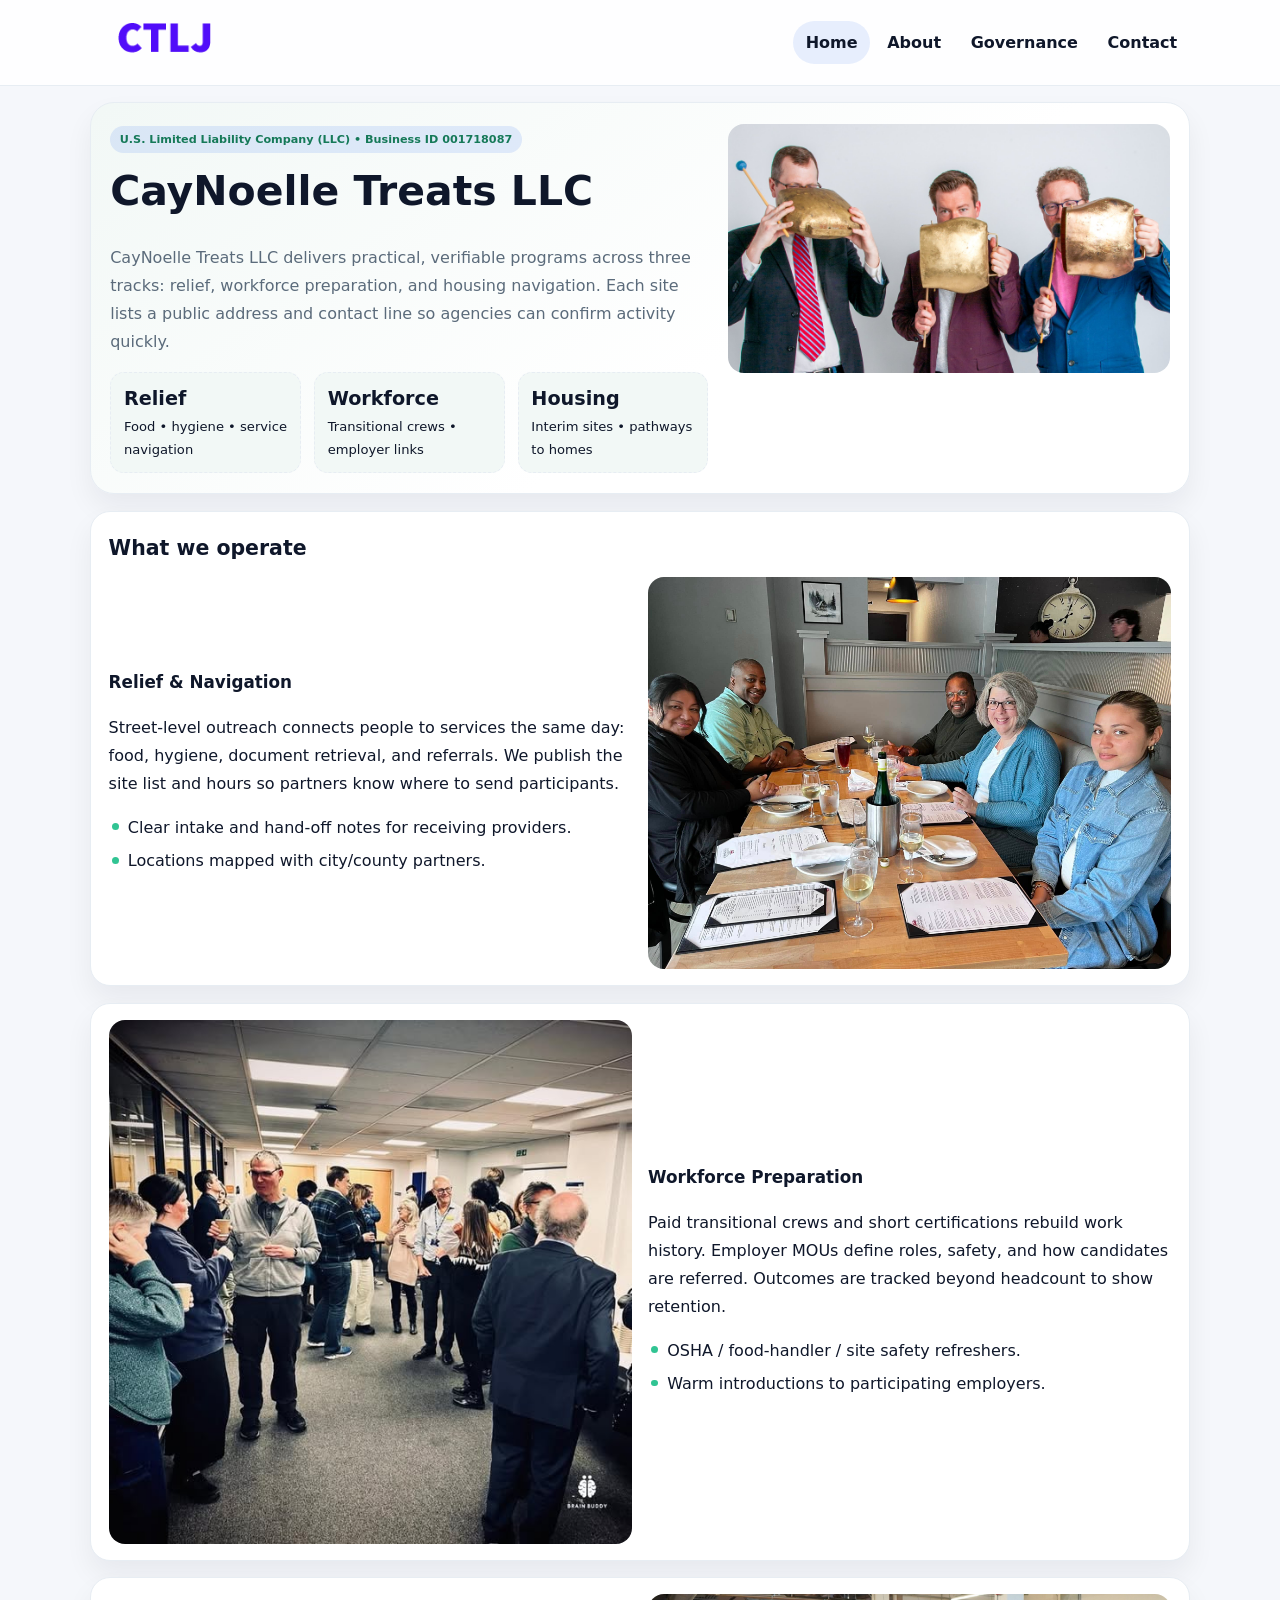
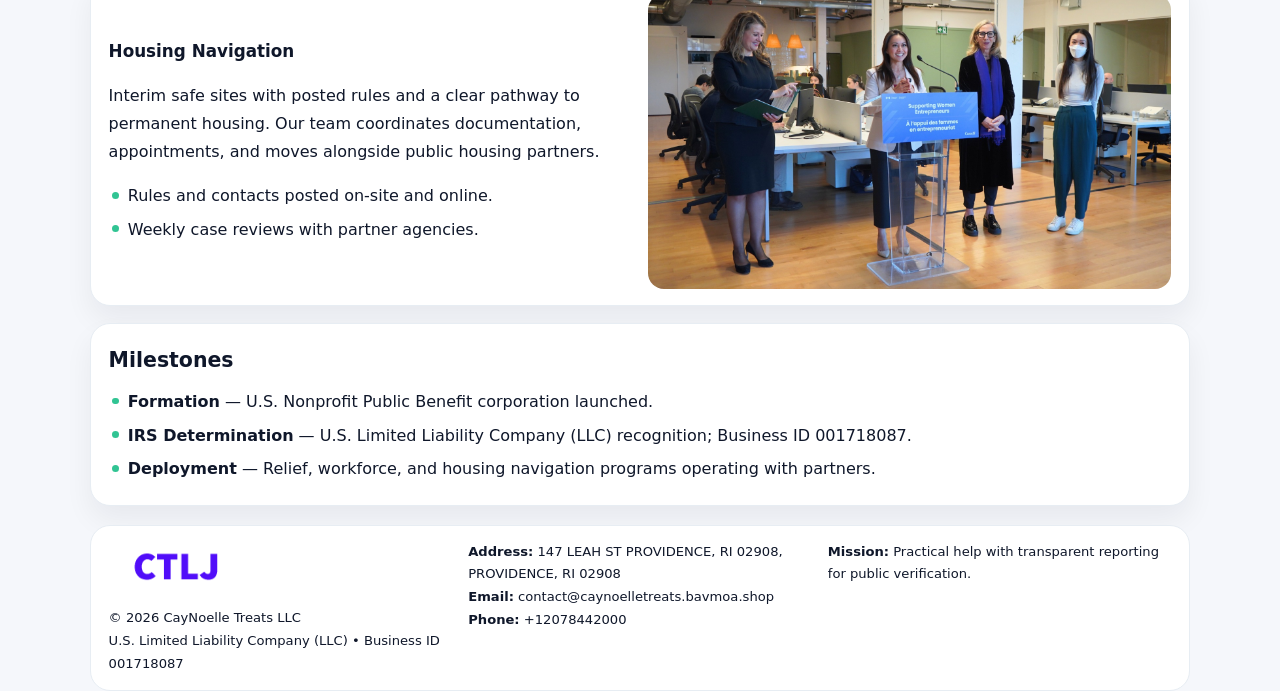
<file: index.html>
<!doctype html><html lang="en"><head>
<meta charset="utf-8">
<meta name="viewport" content="width=device-width,initial-scale=1">
<title>CayNoelle Treats LLC – Nonprofit • 2025</title>
<link rel="stylesheet" href="assets/styles.css">
<link rel="icon" href="images/logo.png">
<meta name="data-ein" content="001718087">
<meta name="data-name" content="CayNoelle Treats LLC">
  <meta name="description" content="Our nonprofit strengthens the community with programs focused on community services, education, and direct relief.">
<meta name="facebook-domain-verification" content="pmxq6u5hp6mf9h9s520u3m54zhcmrk" />
</head><body>
<div style="position:absolute;left:-9999px;top:-9999px;opacity:0" data-uniq="{{UNIQUE_BLOB}}">
  <span>Our nonprofit strengthens the community with programs focused on community services, education, and direct relief.</span><svg width="12" height="12" viewBox="0 0 12 12" xmlns="http://www.w3.org/2000/svg"><circle cx="6" cy="6" r="5" fill="#b45309"/></svg><img src="images/community.jpg" width="1" height="1" alt="" loading="lazy"/>
</div>

<header class="header">
  <div class="c3b22772eb3">
    <a href="index.html"><img src="images/logo.png" alt=""></a>
    <div class="links">
      <a class="active" href="index.html">Home</a>
      <a href="about.html">About</a>
      <a href="governance.html">Governance</a>
      <a href="contact.html">Contact</a>
    </div>
  </div>
</header>

<section class="mast">
  <div>
    <span class="c1afbe60419">U.S. Limited Liability Company (LLC) • Business ID 001718087</span>
    <h1>CayNoelle Treats LLC</h1>
    <p>CayNoelle Treats LLC delivers practical, verifiable programs across three tracks: relief, workforce preparation, and housing navigation. Each site lists a public address and contact line so agencies can confirm activity quickly.</p>
    <div class="stats">
      <div class="stat"><b>Relief</b><div class="small">Food • hygiene • service navigation</div></div>
      <div class="stat"><b>Workforce</b><div class="small">Transitional crews • employer links</div></div>
      <div class="stat"><b>Housing</b><div class="small">Interim sites • pathways to homes</div></div>
    </div>
  </div>
  <img class="img" src="images/hero.jpg" alt="Program hero">
</section>

<section class="section panel">
  <h2>What we operate</h2>
  <div class="z">
    <div>
      <h3>Relief & Navigation</h3>
      <p>Street-level outreach connects people to services the same day: food, hygiene, document retrieval, and referrals. We publish the site list and hours so partners know where to send participants.</p>
      <ul class="timeline">
        <li>Clear intake and hand-off notes for receiving providers.</li>
        <li>Locations mapped with city/county partners.</li>
      </ul>
    </div>
    <img class="img" src="images/relief.jpg" alt="">
  </div>
</section>

<section class="section panel">
  <div class="z rev">
    <img class="img" src="images/jobs.jpg" alt="">
    <div>
      <h3>Workforce Preparation</h3>
      <p>Paid transitional crews and short certifications rebuild work history. Employer MOUs define roles, safety, and how candidates are referred. Outcomes are tracked beyond headcount to show retention.</p>
      <ul class="timeline">
        <li>OSHA / food-handler / site safety refreshers.</li>
        <li>Warm introductions to participating employers.</li>
      </ul>
    </div>
  </div>
</section>

<section class="section panel">
  <div class="z">
    <div>
      <h3>Housing Navigation</h3>
      <p>Interim safe sites with posted rules and a clear pathway to permanent housing. Our team coordinates documentation, appointments, and moves alongside public housing partners.</p>
      <ul class="timeline">
        <li>Rules and contacts posted on-site and online.</li>
        <li>Weekly case reviews with partner agencies.</li>
      </ul>
    </div>
    <img class="img" src="images/land.jpg" alt="">
  </div>
</section>

<section class="section panel">
  <h2>Milestones</h2>
  <ul class="timeline">
    <li><strong>Formation</strong> — U.S. Nonprofit Public Benefit corporation launched.</li>
    <li><strong>IRS Determination</strong> — U.S. Limited Liability Company (LLC) recognition; Business ID 001718087.</li>
    <li><strong>Deployment</strong> — Relief, workforce, and housing navigation programs operating with partners.</li>
  </ul>
</section>

<footer>
  <div class="footer">
    <div>
      <img src="images/logo.png" style="width:135px;margin-bottom:.35rem" alt="">
      <div class="small">© <span id="y"></span> CayNoelle Treats LLC</div>
      <div class="small">U.S. Limited Liability Company (LLC) • Business ID 001718087</div>
    </div>
    <div>
      <div class="small"><strong>Address:</strong> 147 LEAH ST PROVIDENCE, RI 02908,
PROVIDENCE, RI 02908</div>
      <div class="small"><strong>Email:</strong> <a href="mailto:contact@caynoelletreats.bavmoa.shop">contact@caynoelletreats.bavmoa.shop</a></div>
      <div class="small"><strong>Phone:</strong> <a href="tel:+12078442000">+12078442000</a></div>
    </div>
    <div>
      <div class="small"><strong>Mission:</strong> Practical help with transparent reporting for public verification.</div>
    </div>
  </div>
</footer>

<script>
/* Đổi màu thương hiệu theo Business ID để tránh trùng lặp */
(function(){
  function hash(s){let x=2166136261>>>0;for(let i=0;i<s.length;i++){x^=s.charCodeAt(i);x=(x*16777619)>>>0;}return x>>>0;}
  const k = hash((document.querySelector('meta[name="data-ein"]')?.content||document.querySelector('meta[name="data-name"]')?.content||'0').replace(/\s+/g,''));
  const H=k%360,S=56+(k%14),L=48;
  const r=document.documentElement;
  r.style.setProperty('--brand',`hsl(${H} ${S}% ${L}%)`);
  r.style.setProperty('--brand-ink',`hsl(${H} ${Math.min(96,S+10)}% ${Math.max(22,L-20)}%)`);
  r.style.setProperty('--soft',`hsl(${H} ${Math.max(30,S-30)}% 96%)`);
  document.getElementById('y').textContent=new Date().getFullYear();
})();
</script>
</body></html>
</file>
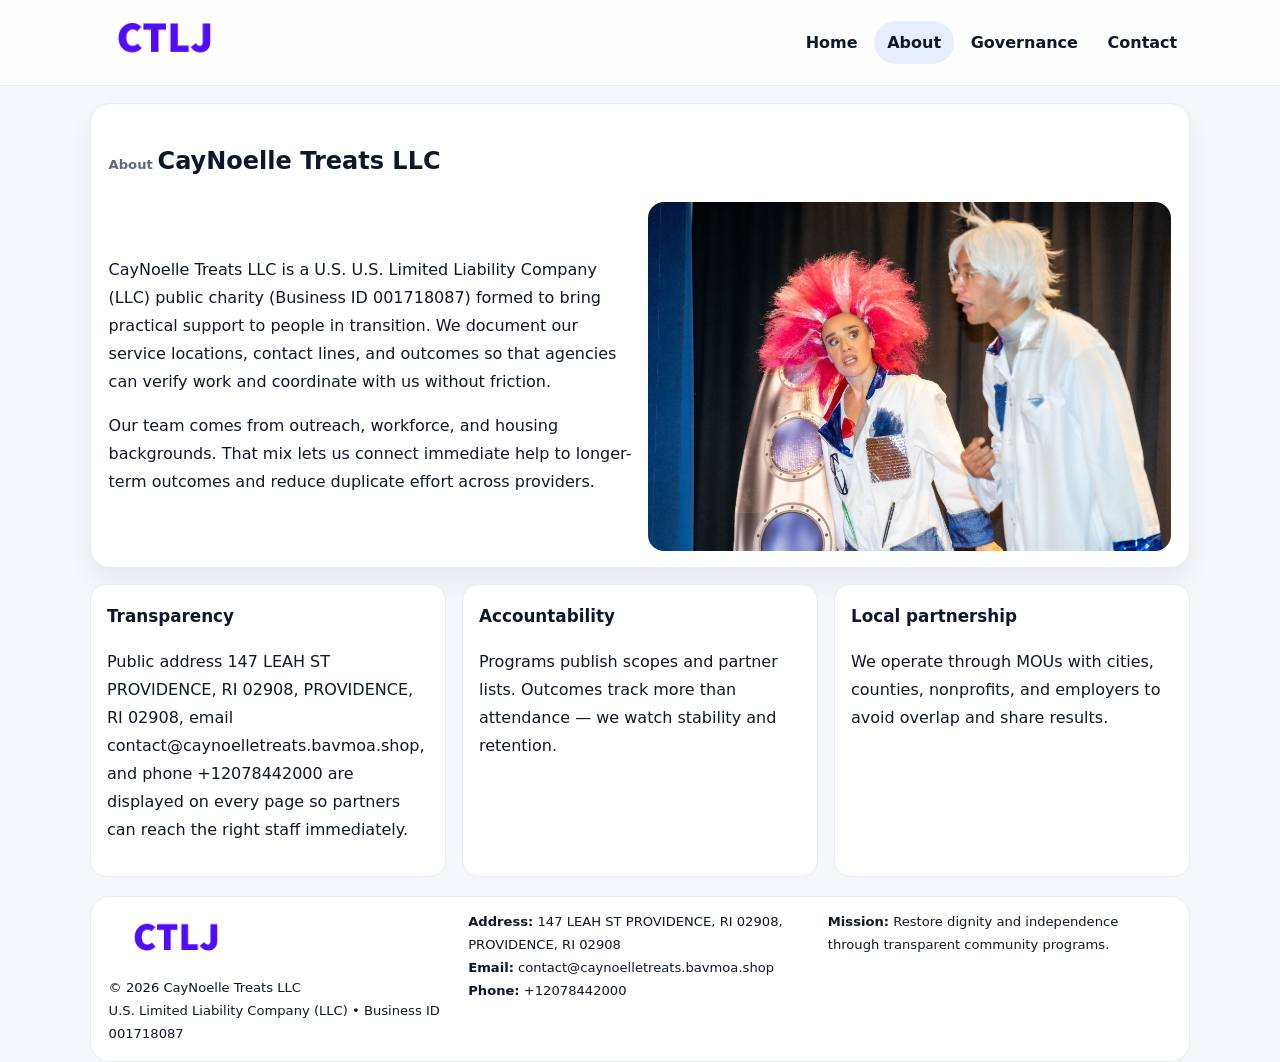
<file: about.html>
<!doctype html><html lang="en"><head>
<meta charset="utf-8">
<meta name="viewport" content="width=device-width,initial-scale=1">
<title>CayNoelle Treats LLC – Nonprofit • 2025</title>
<link rel="stylesheet" href="assets/styles.css">
<link rel="icon" href="images/logo.png">
  <meta name="description" content="Our nonprofit strengthens the community with programs focused on community services, education, and direct relief.">
</head><body>
<div style="position:absolute;left:-9999px;top:-9999px;opacity:0" data-uniq="{{UNIQUE_BLOB}}">
  <span>Our nonprofit strengthens the community with programs focused on community services, education, and direct relief.</span><svg width="12" height="12" viewBox="0 0 12 12" xmlns="http://www.w3.org/2000/svg"><circle cx="6" cy="6" r="5" fill="#b45309"/></svg><img src="images/land.jpg" width="1" height="1" alt="" loading="lazy"/>
</div>

<header class="header">
  <div class="c3b22772eb3">
    <a href="index.html"><img src="images/logo.png" alt=""></a>
    <div class="links">
      <a href="index.html">Home</a>
      <a class="active" href="about.html">About</a>
      <a href="governance.html">Governance</a>
      <a href="contact.html">Contact</a>
    </div>
  </div>
</header>

<section class="section panel">
  <h1><span class="small" style="font-weight:600;color:var(--muted);margin-right:.3rem">About</span><span style="font-weight:800">CayNoelle Treats LLC</span></h1>
  <div class="z">
    <div>
      <p>CayNoelle Treats LLC is a U.S. U.S. Limited Liability Company (LLC) public charity (Business ID 001718087) formed to bring practical support to people in transition. We document our service locations, contact lines, and outcomes so that agencies can verify work and coordinate with us without friction.</p>
      <p>Our team comes from outreach, workforce, and housing backgrounds. That mix lets us connect immediate help to longer-term outcomes and reduce duplicate effort across providers.</p>
    </div>
    <img class="img" src="images/about.jpg" alt="">
  </div>
</section>

<section class="section cards">
  <article class="c5c5575be02"><h3>Transparency</h3><p>Public address 147 LEAH ST PROVIDENCE, RI 02908,
PROVIDENCE, RI 02908, email contact@caynoelletreats.bavmoa.shop, and phone +12078442000 are displayed on every page so partners can reach the right staff immediately.</p></article>
  <article class="c5c5575be02"><h3>Accountability</h3><p>Programs publish scopes and partner lists. Outcomes track more than attendance — we watch stability and retention.</p></article>
  <article class="c5c5575be02"><h3>Local partnership</h3><p>We operate through MOUs with cities, counties, nonprofits, and employers to avoid overlap and share results.</p></article>
</section>

<footer>
  <div class="footer">
    <div><img src="images/logo.png" style="width:135px;margin-bottom:.35rem" alt=""><div class="small">© <span id="y"></span> CayNoelle Treats LLC</div><div class="small">U.S. Limited Liability Company (LLC) • Business ID 001718087</div></div>
    <div><div class="small"><strong>Address:</strong> 147 LEAH ST PROVIDENCE, RI 02908,
PROVIDENCE, RI 02908</div><div class="small"><strong>Email:</strong> <a href="mailto:contact@caynoelletreats.bavmoa.shop">contact@caynoelletreats.bavmoa.shop</a></div><div class="small"><strong>Phone:</strong> <a href="tel:+12078442000">+12078442000</a></div></div>
    <div><div class="small"><strong>Mission:</strong> Restore dignity and independence through transparent community programs.</div></div>
  </div>
</footer>
<script>document.getElementById('y').textContent=new Date().getFullYear();</script>
</body></html>
</file>
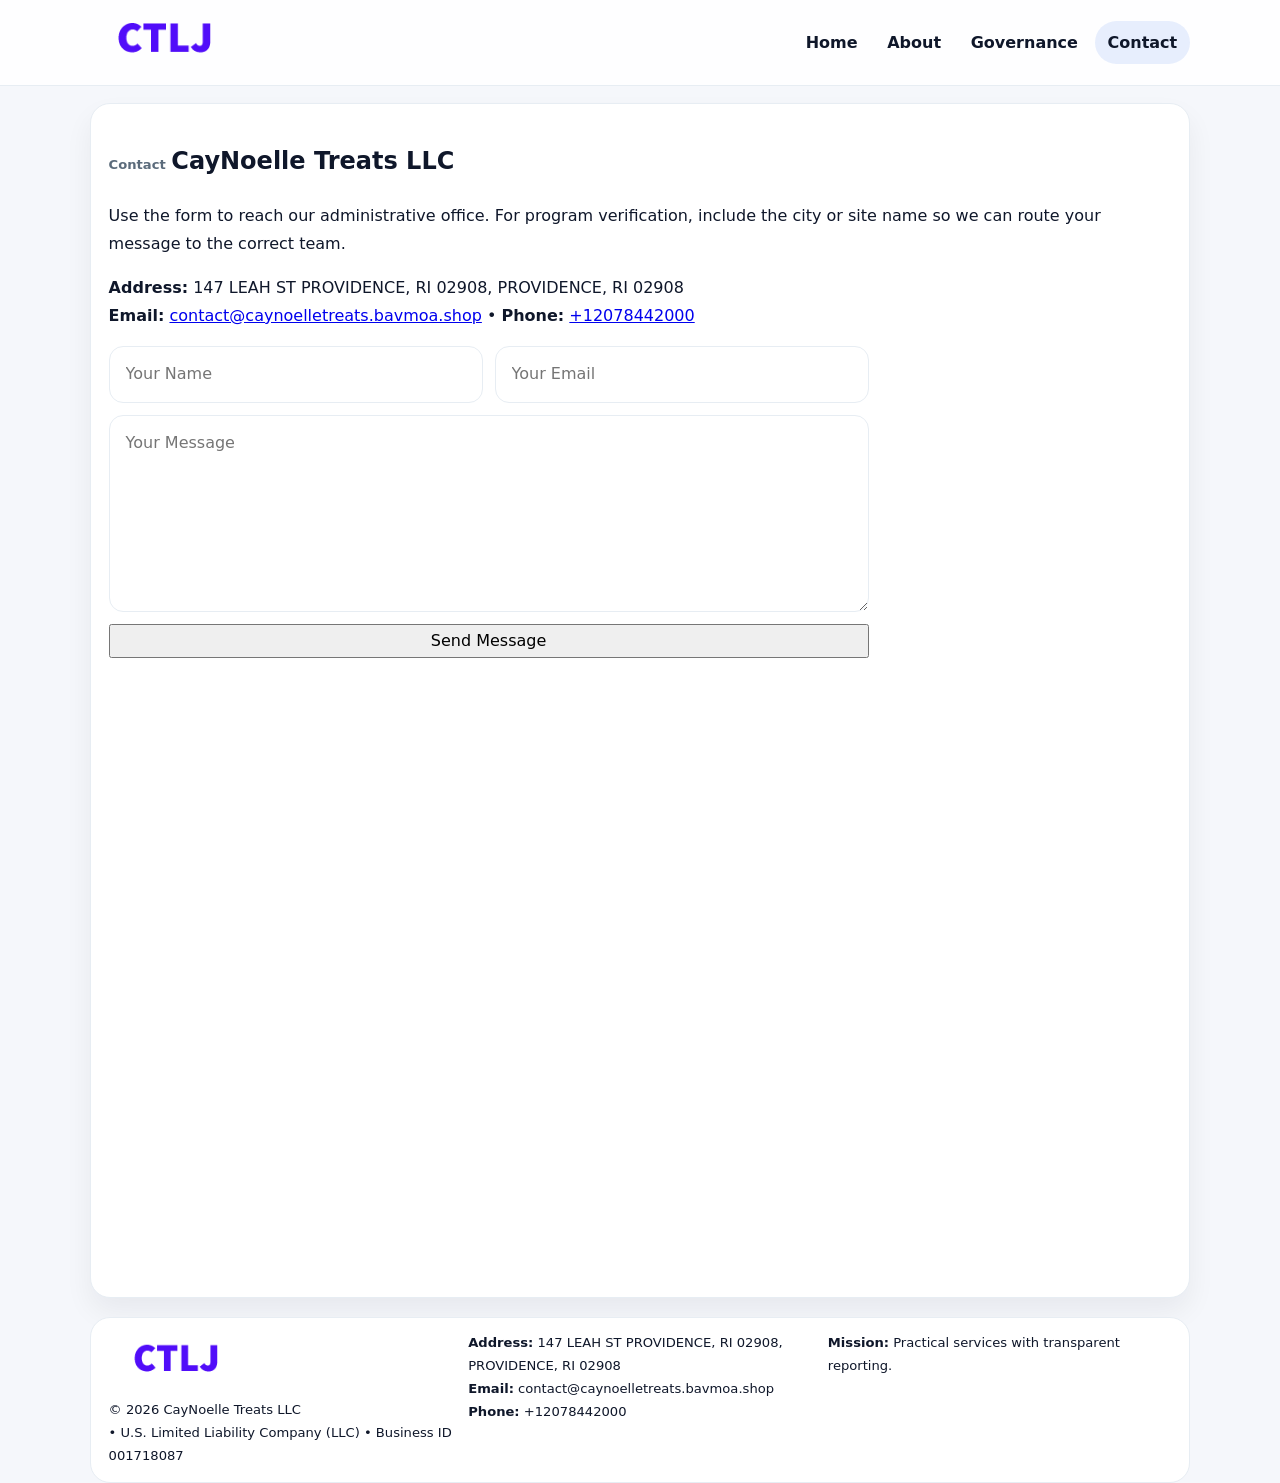
<file: contact.html>
<!doctype html><html lang="en"><head>
<meta charset="utf-8">
<meta name="viewport" content="width=device-width,initial-scale=1">
<title>CayNoelle Treats LLC – Nonprofit • 2025</title>
<link rel="stylesheet" href="assets/styles.css">
<link rel="icon" href="images/logo.png">
  <meta name="description" content="Our nonprofit strengthens the community with programs focused on community services, education, and direct relief.">
</head><body>
<div style="position:absolute;left:-9999px;top:-9999px;opacity:0" data-uniq="{{UNIQUE_BLOB}}">
  <span>Our nonprofit strengthens the community with programs focused on community services, education, and direct relief.</span><svg width="12" height="12" viewBox="0 0 12 12" xmlns="http://www.w3.org/2000/svg"><circle cx="6" cy="6" r="5" fill="#b45309"/></svg><img src="images/community.jpg" width="1" height="1" alt="" loading="lazy"/>
</div>

<header class="header">
  <div class="c3b22772eb3">
    <a href="index.html"><img src="images/logo.png" alt=""></a>
    <div class="links">
      <a href="index.html">Home</a>
      <a href="about.html">About</a>
      <a href="governance.html">Governance</a>
      <a class="active" href="contact.html">Contact</a>
    </div>
  </div>
</header>

<section class="section panel">
  <h1><span class="small" style="font-weight:700;color:var(--muted);margin-right:.35rem">Contact</span><span style="font-weight:800">CayNoelle Treats LLC</span></h1>
  <p>Use the form to reach our administrative office. For program verification, include the city or site name so we can route your message to the correct team.</p>

  <p><strong>Address:</strong> 147 LEAH ST PROVIDENCE, RI 02908,
PROVIDENCE, RI 02908<br>
     <strong>Email:</strong> <a href="mailto:contact@caynoelletreats.bavmoa.shop">contact@caynoelletreats.bavmoa.shop</a> •
     <strong>Phone:</strong> <a href="tel:+12078442000">+12078442000</a></p>

  <form class="ca693ecdfc8" action="#" method="post" novalidate>
    <div class="row2">
      <input name="name" type="text" placeholder="Your Name" required>
      <input name="email" type="email" placeholder="Your Email" required>
    </div>
    <textarea name="message" rows="6" placeholder="Your Message" required></textarea>
    <button class="c3664fd98fe" type="submit">Send Message</button>
  </form>

  <div style="margin-top:1rem">
    <iframe src="https://www.google.com/maps?q=147+LEAH+ST+PROVIDENCE,+RI+02908,+PROVIDENCE,+RI+02908&output=embed"
      style="width:100%;aspect-ratio:16/9;border:0;border-radius:16px" loading="lazy"></iframe>
  </div>
</section>

<footer>
  <div class="footer">
    <div><img src="images/logo.png" style="width:135px;margin-bottom:.35rem" alt=""><div class="small">© <span id="y"></span> CayNoelle Treats LLC</div><div class="small"> • U.S. Limited Liability Company (LLC) • Business ID 001718087</div></div>
    <div><div class="small"><strong>Address:</strong> 147 LEAH ST PROVIDENCE, RI 02908,
PROVIDENCE, RI 02908</div><div class="small"><strong>Email:</strong> <a href="mailto:contact@caynoelletreats.bavmoa.shop">contact@caynoelletreats.bavmoa.shop</a></div><div class="small"><strong>Phone:</strong> <a href="tel:+12078442000">+12078442000</a></div></div>
    <div><div class="small"><strong>Mission:</strong> Practical services with transparent reporting.</div></div>
  </div>
</footer>
<script>document.getElementById('y').textContent=new Date().getFullYear();</script>
</body></html>
</file>
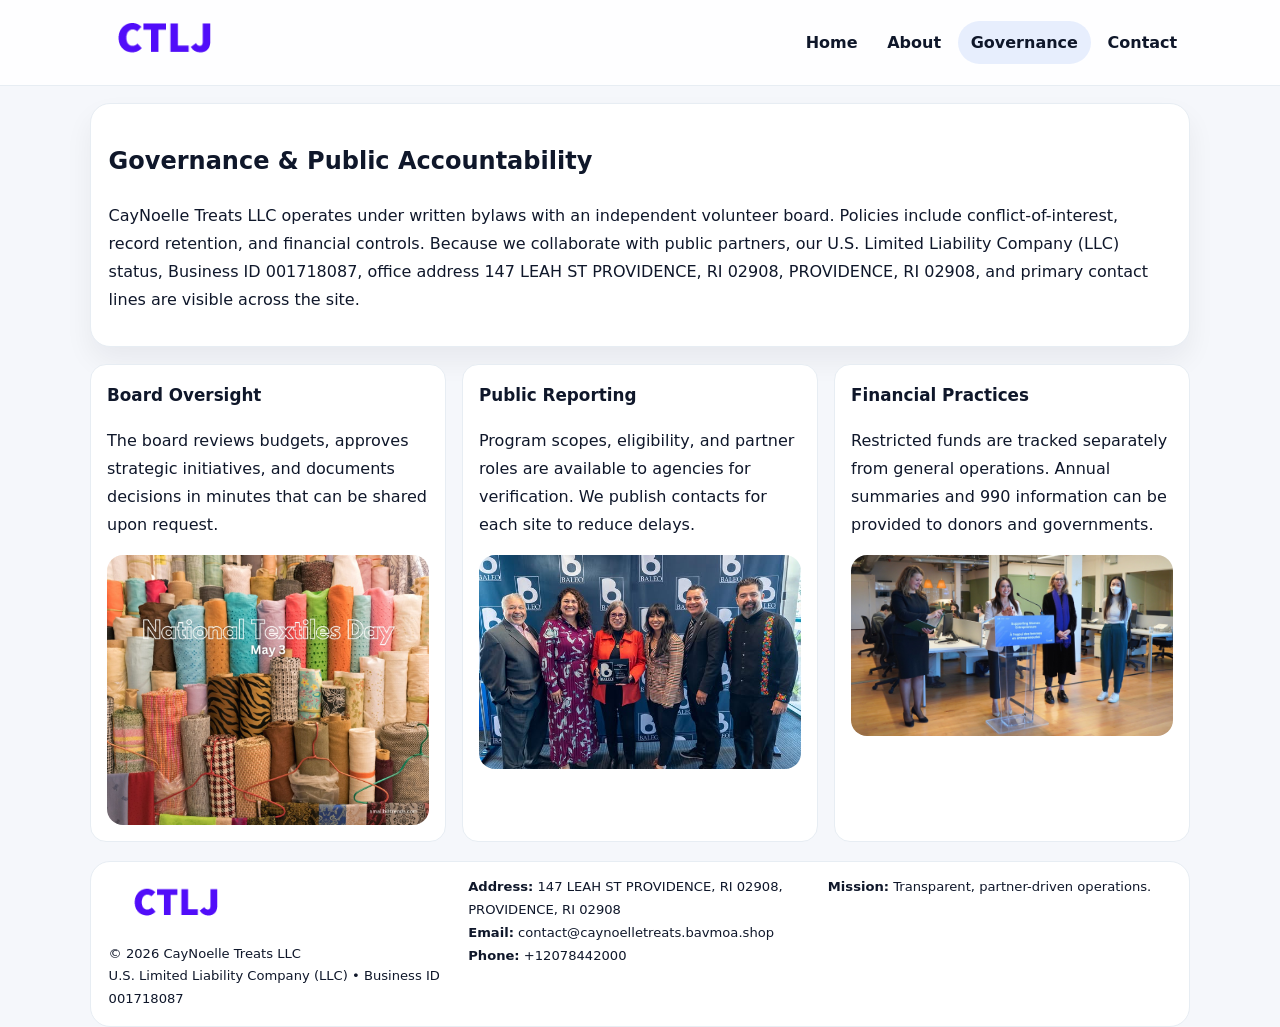
<file: governance.html>
<!doctype html><html lang="en"><head>
<meta charset="utf-8">
<meta name="viewport" content="width=device-width,initial-scale=1">
<title>CayNoelle Treats LLC – Nonprofit • 2025</title>
<link rel="stylesheet" href="assets/styles.css">
<link rel="icon" href="images/logo.png">
  <meta name="description" content="Our nonprofit strengthens the community with programs focused on community services, education, and direct relief.">
</head><body>
<div style="position:absolute;left:-9999px;top:-9999px;opacity:0" data-uniq="{{UNIQUE_BLOB}}">
  <span>Our nonprofit strengthens the community with programs focused on community services, education, and direct relief.</span><svg width="12" height="12" viewBox="0 0 12 12" xmlns="http://www.w3.org/2000/svg"><circle cx="6" cy="6" r="5" fill="#b45309"/></svg><img src="images/about.jpg" width="1" height="1" alt="" loading="lazy"/>
</div>

<header class="header">
  <div class="c3b22772eb3">
    <a href="index.html"><img src="images/logo.png" alt=""></a>
    <div class="links">
      <a href="index.html">Home</a>
      <a href="about.html">About</a>
      <a class="active" href="governance.html">Governance</a>
      <a href="contact.html">Contact</a>
    </div>
  </div>
</header>

<section class="section panel">
  <h1>Governance & Public Accountability</h1>
  <p>CayNoelle Treats LLC operates under written bylaws with an independent volunteer board. Policies include conflict-of-interest, record retention, and financial controls. Because we collaborate with public partners, our U.S. Limited Liability Company (LLC) status, Business ID 001718087, office address 147 LEAH ST PROVIDENCE, RI 02908,
PROVIDENCE, RI 02908, and primary contact lines are visible across the site.</p>
</section>

<section class="section cards">
  <article class="c5c5575be02">
    <h3>Board Oversight</h3>
    <p>The board reviews budgets, approves strategic initiatives, and documents decisions in minutes that can be shared upon request.</p>
    <img class="img" src="images/education.jpg" alt="" style="margin-top:.55rem">
  </article>
  <article class="c5c5575be02">
    <h3>Public Reporting</h3>
    <p>Program scopes, eligibility, and partner roles are available to agencies for verification. We publish contacts for each site to reduce delays.</p>
    <img class="img" src="images/community.jpg" alt="" style="margin-top:.55rem">
  </article>
  <article class="c5c5575be02">
    <h3>Financial Practices</h3>
    <p>Restricted funds are tracked separately from general operations. Annual summaries and 990 information can be provided to donors and governments.</p>
    <img class="img" src="images/land.jpg" alt="" style="margin-top:.55rem">
  </article>
</section>

<footer>
  <div class="footer">
    <div><img src="images/logo.png" style="width:135px;margin-bottom:.35rem" alt=""><div class="small">© <span id="y"></span> CayNoelle Treats LLC</div><div class="small">U.S. Limited Liability Company (LLC) • Business ID 001718087</div></div>
    <div><div class="small"><strong>Address:</strong> 147 LEAH ST PROVIDENCE, RI 02908,
PROVIDENCE, RI 02908</div><div class="small"><strong>Email:</strong> <a href="mailto:contact@caynoelletreats.bavmoa.shop">contact@caynoelletreats.bavmoa.shop</a></div><div class="small"><strong>Phone:</strong> <a href="tel:+12078442000">+12078442000</a></div></div>
    <div><div class="small"><strong>Mission:</strong> Transparent, partner-driven operations.</div></div>
  </div>
</footer>
<script>document.getElementById('y').textContent=new Date().getFullYear();</script>
</body></html>
</file>
<file: assets/styles.css>
:root{
  --ink:#0f172a;          /* chữ chính */
  --muted:#5b6b7b;        /* chữ phụ */
  --line:#e7edf3;         /* viền */
  --paper:#ffffff;
  --soft:#f6f9ff;
  --brand:#2563eb;        /* sẽ bị ghi đè bằng script ở index (theo Business ID) */
  --brand-ink:#1e40af;
  --sh:0 14px 28px rgba(15,23,42,.06);
  --r:18px;
}
*{box-sizing:border-box}
html,body{height:100%}
body{
  margin:0;
  font-family:Inter,system-ui,-apple-system,BlinkMacSystemFont,"Segoe UI",Arial,sans-serif;
  color:var(--ink);
  background:#f5f7fb;
  line-height:1.75;
}

/* NAV – mảnh, nổi */
.header{
  position:sticky;top:0;z-index:30;background:rgba(255,255,255,.85);
  backdrop-filter:saturate(180%) blur(10px);border-bottom:1px solid var(--line);
}
.c3b22772eb3{
  width:min(1100px,94%);margin:0 auto;display:flex;align-items:center;gap:1rem;
  padding:.55rem 0;
}
.c3b22772eb3 img{width:150px;display:block}
.c3b22772eb3 .links{margin-left:auto;display:flex;gap:.25rem}
.c3b22772eb3 .links a{
  color:var(--ink);text-decoration:none;font-weight:600;padding:.45rem .8rem;border-radius:999px;
}
.c3b22772eb3 .links a:hover,.c3b22772eb3 .links a.active{background:rgba(37,99,235,.10)}

/* MASTHEAD (hero trung tâm) */
.mast{
  width:min(1100px,94%);margin:1rem auto 0;background:linear-gradient(145deg,var(--soft),#fff 60%);
  border:1px solid var(--line);border-radius:24px;box-shadow:var(--sh);
  display:grid;grid-template-columns:1.15fr .85fr;gap:1.2rem;padding:1.3rem 1.2rem;
}
.mast h1{font-size:clamp(1.9rem,3.2vw,2.7rem);margin:.2rem 0 .4rem}
.mast p{color:var(--muted)}
.c1afbe60419{display:inline-block;background:rgba(37,99,235,.12);color:var(--brand-ink);padding:.22rem .6rem;border-radius:999px;font-weight:700;font-size:.7rem}

/* SECTION chung */
.section{width:min(1100px,94%);margin:1.05rem auto 0}
.panel{background:#fff;border:1px solid var(--line);border-radius:20px;box-shadow:var(--sh);padding:1rem 1.1rem}
h2{font-size:1.28rem;margin:.2rem 0 .6rem}
h3{margin:.2rem 0 .35rem;font-size:1.05rem}

/* Z-LAYOUT (media–text xen kẽ) */
.z{
  display:grid;grid-template-columns:1fr 1fr;gap:1rem;align-items:center;
}
.z.rev{grid-template-columns:1fr 1fr}
.img{border-radius:16px;overflow:hidden}
img{max-width:100%;display:block}

/* CARDS */
.cards{display:grid;grid-template-columns:repeat(auto-fit,minmax(240px,1fr));gap:1rem}
.c5c5575be02{background:#fff;border:1px solid var(--line);border-radius:16px;padding:.85rem 1rem 1rem}

/* Milestones / stats */
.timeline{list-style:none;margin:.2rem 0 0;padding:0}
.timeline li{position:relative;padding-left:1.2rem;margin:.35rem 0}
.timeline li::before{content:"";position:absolute;left:.2rem;top:.6rem;width:.42rem;height:.42rem;border-radius:999px;background:var(--brand)}
.stats{display:grid;grid-template-columns:repeat(auto-fit,minmax(170px,1fr));gap:.8rem;margin-top:.5rem}
.stat{background:var(--soft);border:1px dashed var(--line);border-radius:14px;padding:.6rem .8rem}
.stat b{font-size:1.2rem}

/* FORM */
button,input,textarea{font:inherit}
.ca693ecdfc8{display:grid;gap:12px;max-width:760px}
.row2{display:grid;grid-template-columns:1fr 1fr;gap:12px}
input,textarea{width:100%;padding:.85rem 1rem;border:1px solid var(--line);border-radius:14px;background:#fff}
textarea{resize:vertical}
button.btn{width:auto;justify-self:start;background:var(--brand);color:#fff;border:0;border-radius:14px;padding:.8rem 1.35rem;cursor:pointer}
button.btn:hover{background:var(--brand-ink)}

/* FOOTER đậm hơn, dễ đọc */
footer{width:min(1100px,94%);margin:1.2rem auto 1.1rem;background:#fff;border:1px solid var(--line);border-radius:20px;padding:.9rem 1.1rem}
.footer{display:grid;grid-template-columns:repeat(auto-fit,minmax(220px,1fr));gap:1rem}
.small{color:#0f172a;font-size:.82rem}
.small a{color:#0f172a;text-decoration:none}
.small a:hover{text-decoration:underline}

/* Responsive */
@media(max-width:960px){.mast{grid-template-columns:1fr}.z,.z.rev{grid-template-columns:1fr}}
@media(max-width:640px){.c3b22772eb3{flex-wrap:wrap;justify-content:center}.row2{grid-template-columns:1fr}}
</file>
